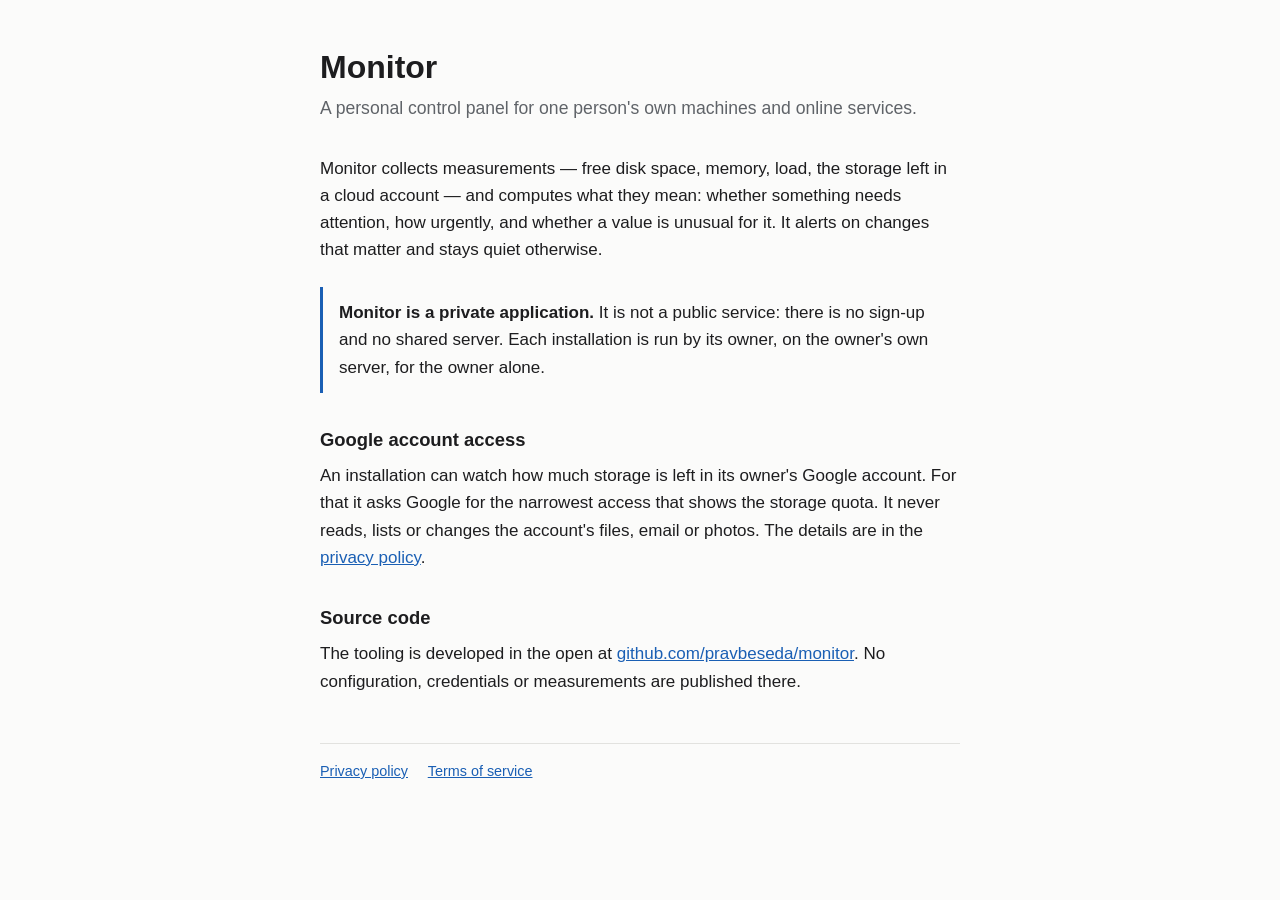
<file: public/index.html>
<!doctype html>
<html lang="en">
<head>
  <meta charset="utf-8">
  <meta name="viewport" content="width=device-width, initial-scale=1">
  <title>Monitor</title>
  <meta name="description" content="Monitor: a personal control panel that turns infrastructure and service metrics into meaning. Private, self-hosted, single-user.">
  <link rel="icon" href="data:image/svg+xml,%3Csvg xmlns='http://www.w3.org/2000/svg' viewBox='0 0 32 32'%3E%3Crect width='32' height='32' rx='7' fill='%23111418'/%3E%3Cpolyline points='3,17 9,17 12,8 16,25 20,12 23,17 29,17' fill='none' stroke='%233fb950' stroke-width='3.2' stroke-linejoin='round' stroke-linecap='round'/%3E%3C/svg%3E">
  <link rel="stylesheet" href="style.css">
</head>
<body>
<main>
  <h1>Monitor</h1>
  <p class="lead">A personal control panel for one person's own machines and online services.</p>

  <p>Monitor collects measurements — free disk space, memory, load, the storage left in a cloud
  account — and computes what they mean: whether something needs attention, how urgently, and
  whether a value is unusual for it. It alerts on changes that matter and stays quiet otherwise.</p>

  <div class="note">
    <p><strong>Monitor is a private application.</strong> It is not a public service: there is no
    sign-up and no shared server. Each installation is run by its owner, on the owner's own
    server, for the owner alone.</p>
  </div>

  <h2>Google account access</h2>
  <p>An installation can watch how much storage is left in its owner's Google account. For that
  it asks Google for the narrowest access that shows the storage quota. It never reads, lists or
  changes the account's files, email or photos. The details are in the
  <a href="privacy.html">privacy policy</a>.</p>

  <h2>Source code</h2>
  <p>The tooling is developed in the open at
  <a href="https://github.com/pravbeseda/monitor">github.com/pravbeseda/monitor</a>. No
  configuration, credentials or measurements are published there.</p>

  <footer>
    <a href="privacy.html">Privacy policy</a>
    <a href="terms.html">Terms of service</a>
  </footer>
</main>
</body>
</html>
</file>
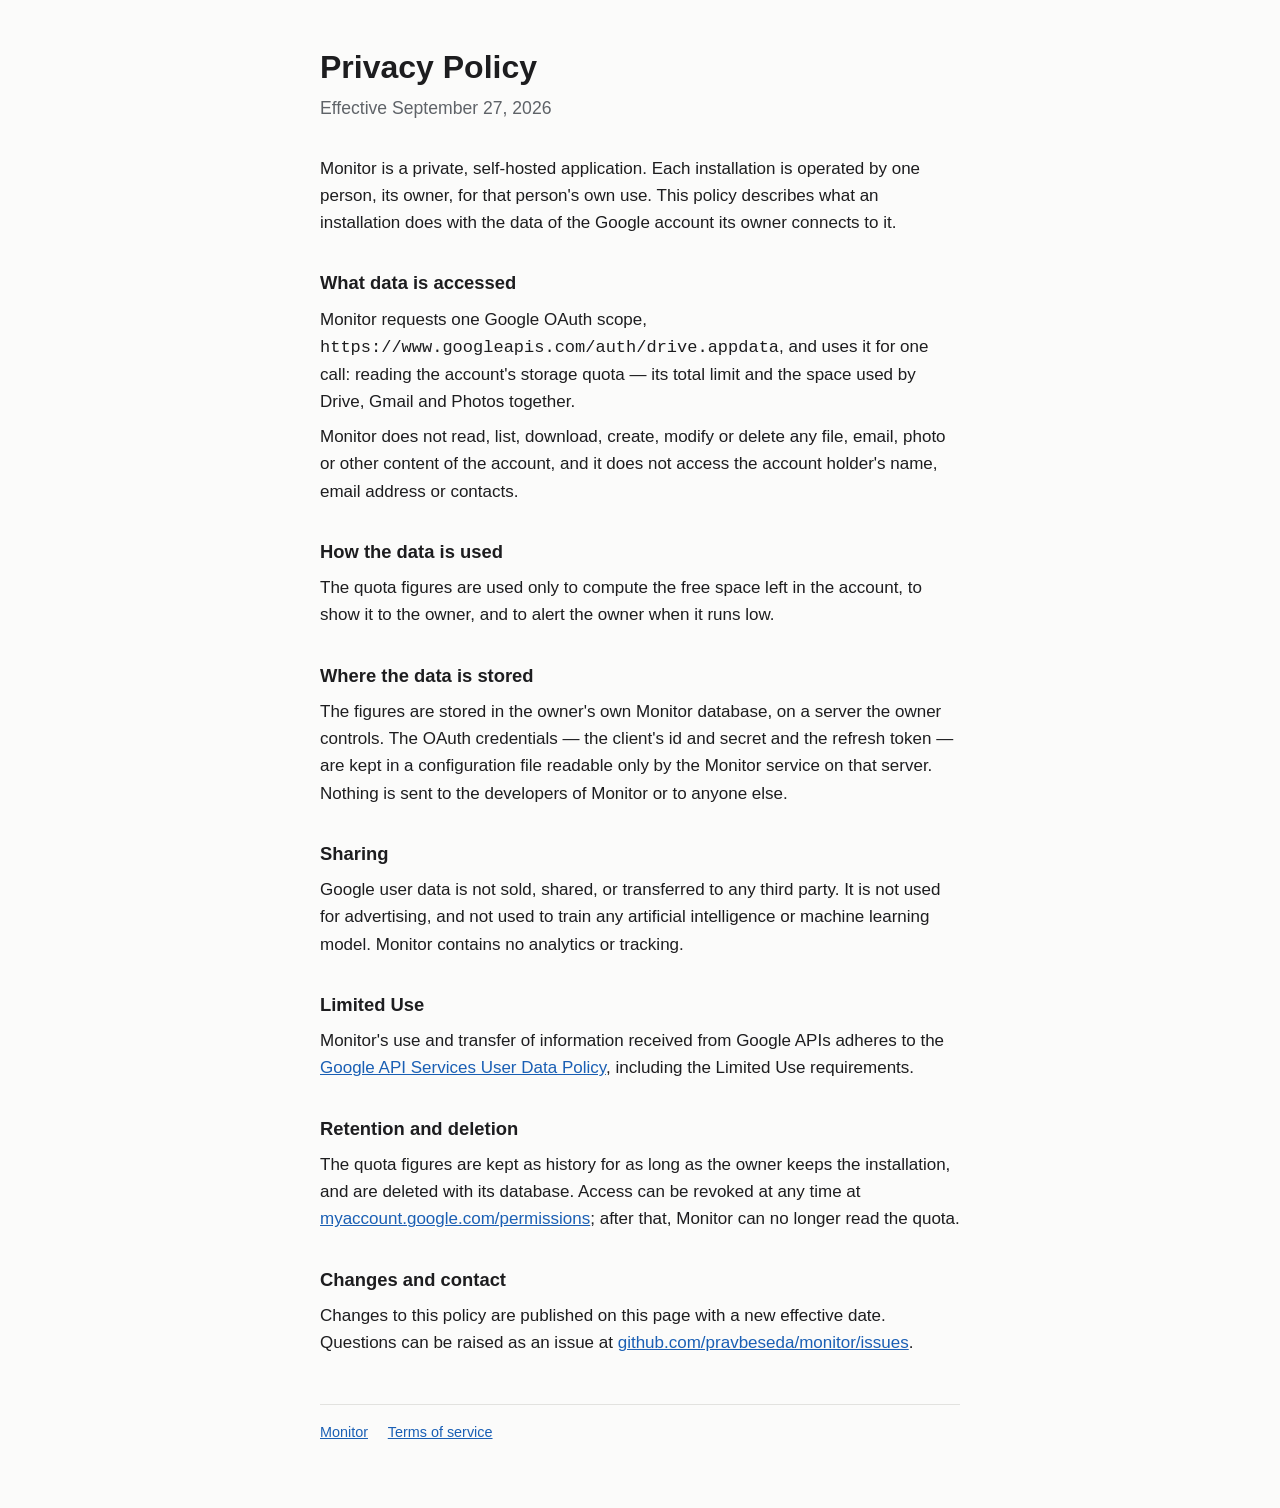
<file: public/privacy.html>
<!doctype html>
<html lang="en">
<head>
  <meta charset="utf-8">
  <meta name="viewport" content="width=device-width, initial-scale=1">
  <title>Privacy Policy · Monitor</title>
  <meta name="description" content="What data Monitor accesses in a Google account, how it is used and stored, and how to revoke access.">
  <link rel="icon" href="data:image/svg+xml,%3Csvg xmlns='http://www.w3.org/2000/svg' viewBox='0 0 32 32'%3E%3Crect width='32' height='32' rx='7' fill='%23111418'/%3E%3Cpolyline points='3,17 9,17 12,8 16,25 20,12 23,17 29,17' fill='none' stroke='%233fb950' stroke-width='3.2' stroke-linejoin='round' stroke-linecap='round'/%3E%3C/svg%3E">
  <link rel="stylesheet" href="style.css">
</head>
<body>
<main>
  <h1>Privacy Policy</h1>
  <p class="lead">Effective September 27, 2026</p>

  <p>Monitor is a private, self-hosted application. Each installation is operated by one person,
  its owner, for that person's own use. This policy describes what an installation does with the
  data of the Google account its owner connects to it.</p>

  <h2>What data is accessed</h2>
  <p>Monitor requests one Google OAuth scope, <code>https://www.googleapis.com/auth/drive.appdata</code>,
  and uses it for one call: reading the account's storage quota — its total limit and the space
  used by Drive, Gmail and Photos together.</p>
  <p>Monitor does not read, list, download, create, modify or delete any file, email, photo or
  other content of the account, and it does not access the account holder's name, email address
  or contacts.</p>

  <h2>How the data is used</h2>
  <p>The quota figures are used only to compute the free space left in the account, to show it
  to the owner, and to alert the owner when it runs low.</p>

  <h2>Where the data is stored</h2>
  <p>The figures are stored in the owner's own Monitor database, on a server the owner controls.
  The OAuth credentials — the client's id and secret and the refresh token — are kept in a
  configuration file readable only by the Monitor service on that server. Nothing is sent to the
  developers of Monitor or to anyone else.</p>

  <h2>Sharing</h2>
  <p>Google user data is not sold, shared, or transferred to any third party. It is not used for
  advertising, and not used to train any artificial intelligence or machine learning model.
  Monitor contains no analytics or tracking.</p>

  <h2>Limited Use</h2>
  <p>Monitor's use and transfer of information received from Google APIs adheres to the
  <a href="https://developers.google.com/terms/api-services-user-data-policy">Google API Services
  User Data Policy</a>, including the Limited Use requirements.</p>

  <h2>Retention and deletion</h2>
  <p>The quota figures are kept as history for as long as the owner keeps the installation, and
  are deleted with its database. Access can be revoked at any time at
  <a href="https://myaccount.google.com/permissions">myaccount.google.com/permissions</a>; after
  that, Monitor can no longer read the quota.</p>

  <h2>Changes and contact</h2>
  <p>Changes to this policy are published on this page with a new effective date. Questions can be
  raised as an issue at
  <a href="https://github.com/pravbeseda/monitor/issues">github.com/pravbeseda/monitor/issues</a>.</p>

  <footer>
    <a href="./">Monitor</a>
    <a href="terms.html">Terms of service</a>
  </footer>
</main>
</body>
</html>
</file>
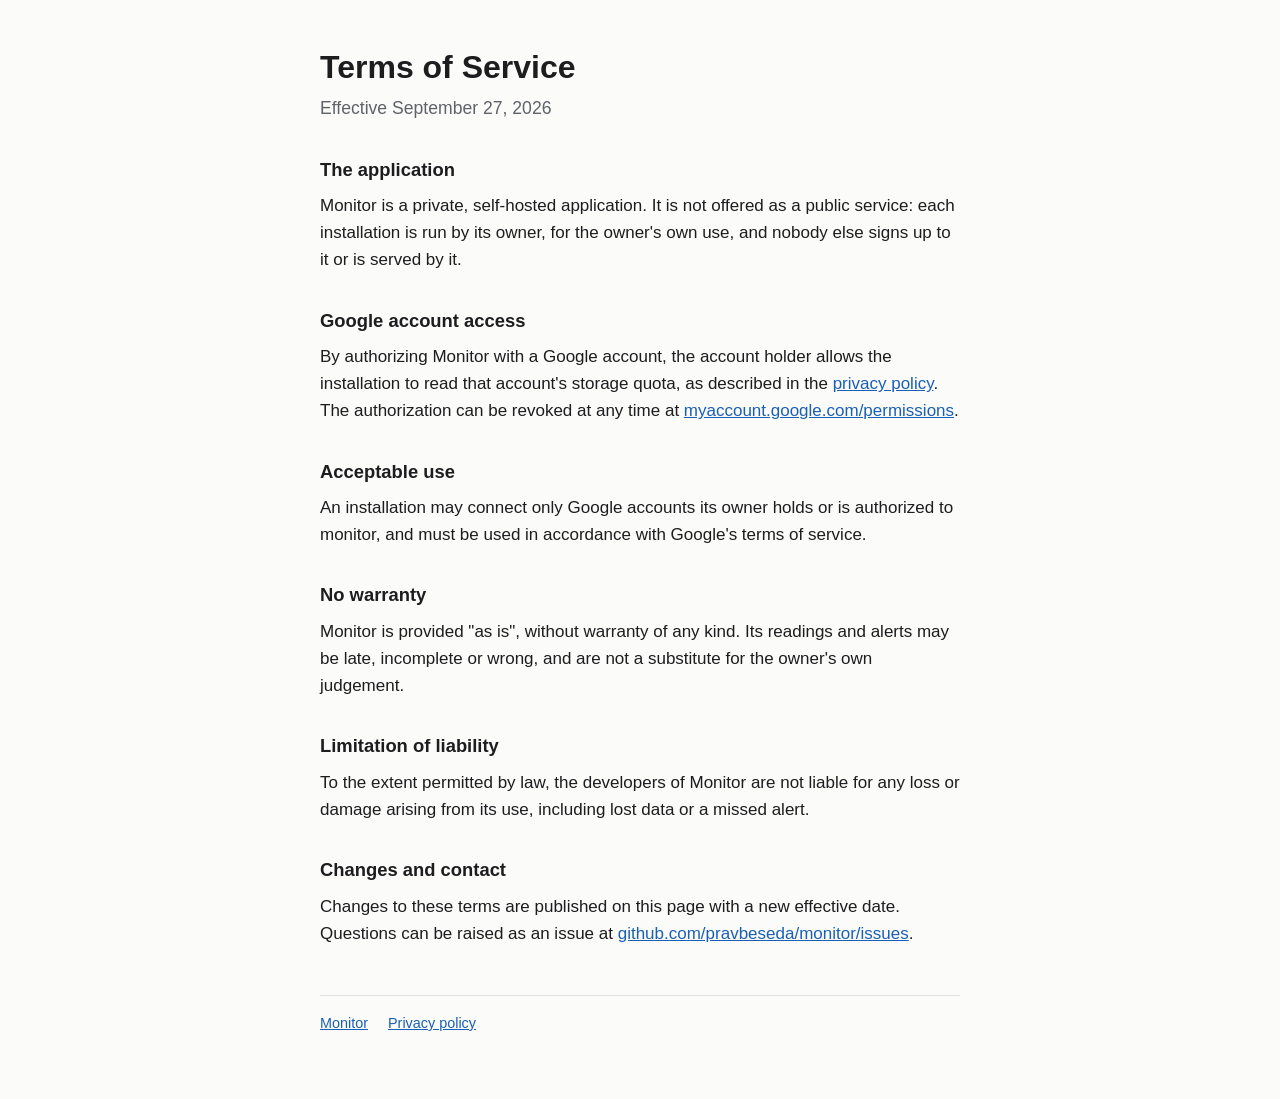
<file: public/terms.html>
<!doctype html>
<html lang="en">
<head>
  <meta charset="utf-8">
  <meta name="viewport" content="width=device-width, initial-scale=1">
  <title>Terms of Service · Monitor</title>
  <meta name="description" content="The terms under which Monitor, a private self-hosted application, is used.">
  <link rel="icon" href="data:image/svg+xml,%3Csvg xmlns='http://www.w3.org/2000/svg' viewBox='0 0 32 32'%3E%3Crect width='32' height='32' rx='7' fill='%23111418'/%3E%3Cpolyline points='3,17 9,17 12,8 16,25 20,12 23,17 29,17' fill='none' stroke='%233fb950' stroke-width='3.2' stroke-linejoin='round' stroke-linecap='round'/%3E%3C/svg%3E">
  <link rel="stylesheet" href="style.css">
</head>
<body>
<main>
  <h1>Terms of Service</h1>
  <p class="lead">Effective September 27, 2026</p>

  <h2>The application</h2>
  <p>Monitor is a private, self-hosted application. It is not offered as a public service: each
  installation is run by its owner, for the owner's own use, and nobody else signs up to it or
  is served by it.</p>

  <h2>Google account access</h2>
  <p>By authorizing Monitor with a Google account, the account holder allows the installation to
  read that account's storage quota, as described in the <a href="privacy.html">privacy
  policy</a>. The authorization can be revoked at any time at
  <a href="https://myaccount.google.com/permissions">myaccount.google.com/permissions</a>.</p>

  <h2>Acceptable use</h2>
  <p>An installation may connect only Google accounts its owner holds or is authorized to
  monitor, and must be used in accordance with Google's terms of service.</p>

  <h2>No warranty</h2>
  <p>Monitor is provided "as is", without warranty of any kind. Its readings and alerts may be
  late, incomplete or wrong, and are not a substitute for the owner's own judgement.</p>

  <h2>Limitation of liability</h2>
  <p>To the extent permitted by law, the developers of Monitor are not liable for any loss or
  damage arising from its use, including lost data or a missed alert.</p>

  <h2>Changes and contact</h2>
  <p>Changes to these terms are published on this page with a new effective date. Questions can be
  raised as an issue at
  <a href="https://github.com/pravbeseda/monitor/issues">github.com/pravbeseda/monitor/issues</a>.</p>

  <footer>
    <a href="./">Monitor</a>
    <a href="privacy.html">Privacy policy</a>
  </footer>
</main>
</body>
</html>
</file>
<file: public/style.css>
:root {
  --bg: #fbfbfa;
  --fg: #1d1d1f;
  --muted: #5f6368;
  --accent: #1a5fb4;
  --rule: #e2e2df;
}

@media (prefers-color-scheme: dark) {
  :root {
    --bg: #141416;
    --fg: #e8e8ea;
    --muted: #a0a3a8;
    --accent: #78aeed;
    --rule: #2c2c30;
  }
}

* { box-sizing: border-box; }

body {
  margin: 0;
  background: var(--bg);
  color: var(--fg);
  font: 17px/1.6 -apple-system, BlinkMacSystemFont, "Segoe UI", Roboto, sans-serif;
}

main {
  max-width: 42rem;
  margin: 0 auto;
  padding: 3rem 1rem 4rem;
}

h1 { font-size: 2rem; line-height: 1.2; margin: 0 0 0.5rem; }
h2 { font-size: 1.15rem; margin: 2rem 0 0.5rem; }
p, li { margin: 0.5rem 0; }
a { color: var(--accent); }

.lead { color: var(--muted); font-size: 1.1rem; margin-bottom: 2rem; }
.note { border-left: 3px solid var(--accent); padding: 0.25rem 1rem; margin: 1.5rem 0; }

footer {
  border-top: 1px solid var(--rule);
  margin-top: 3rem;
  padding-top: 1rem;
  color: var(--muted);
  font-size: 0.9rem;
}

footer a { margin-right: 1rem; }
</file>
